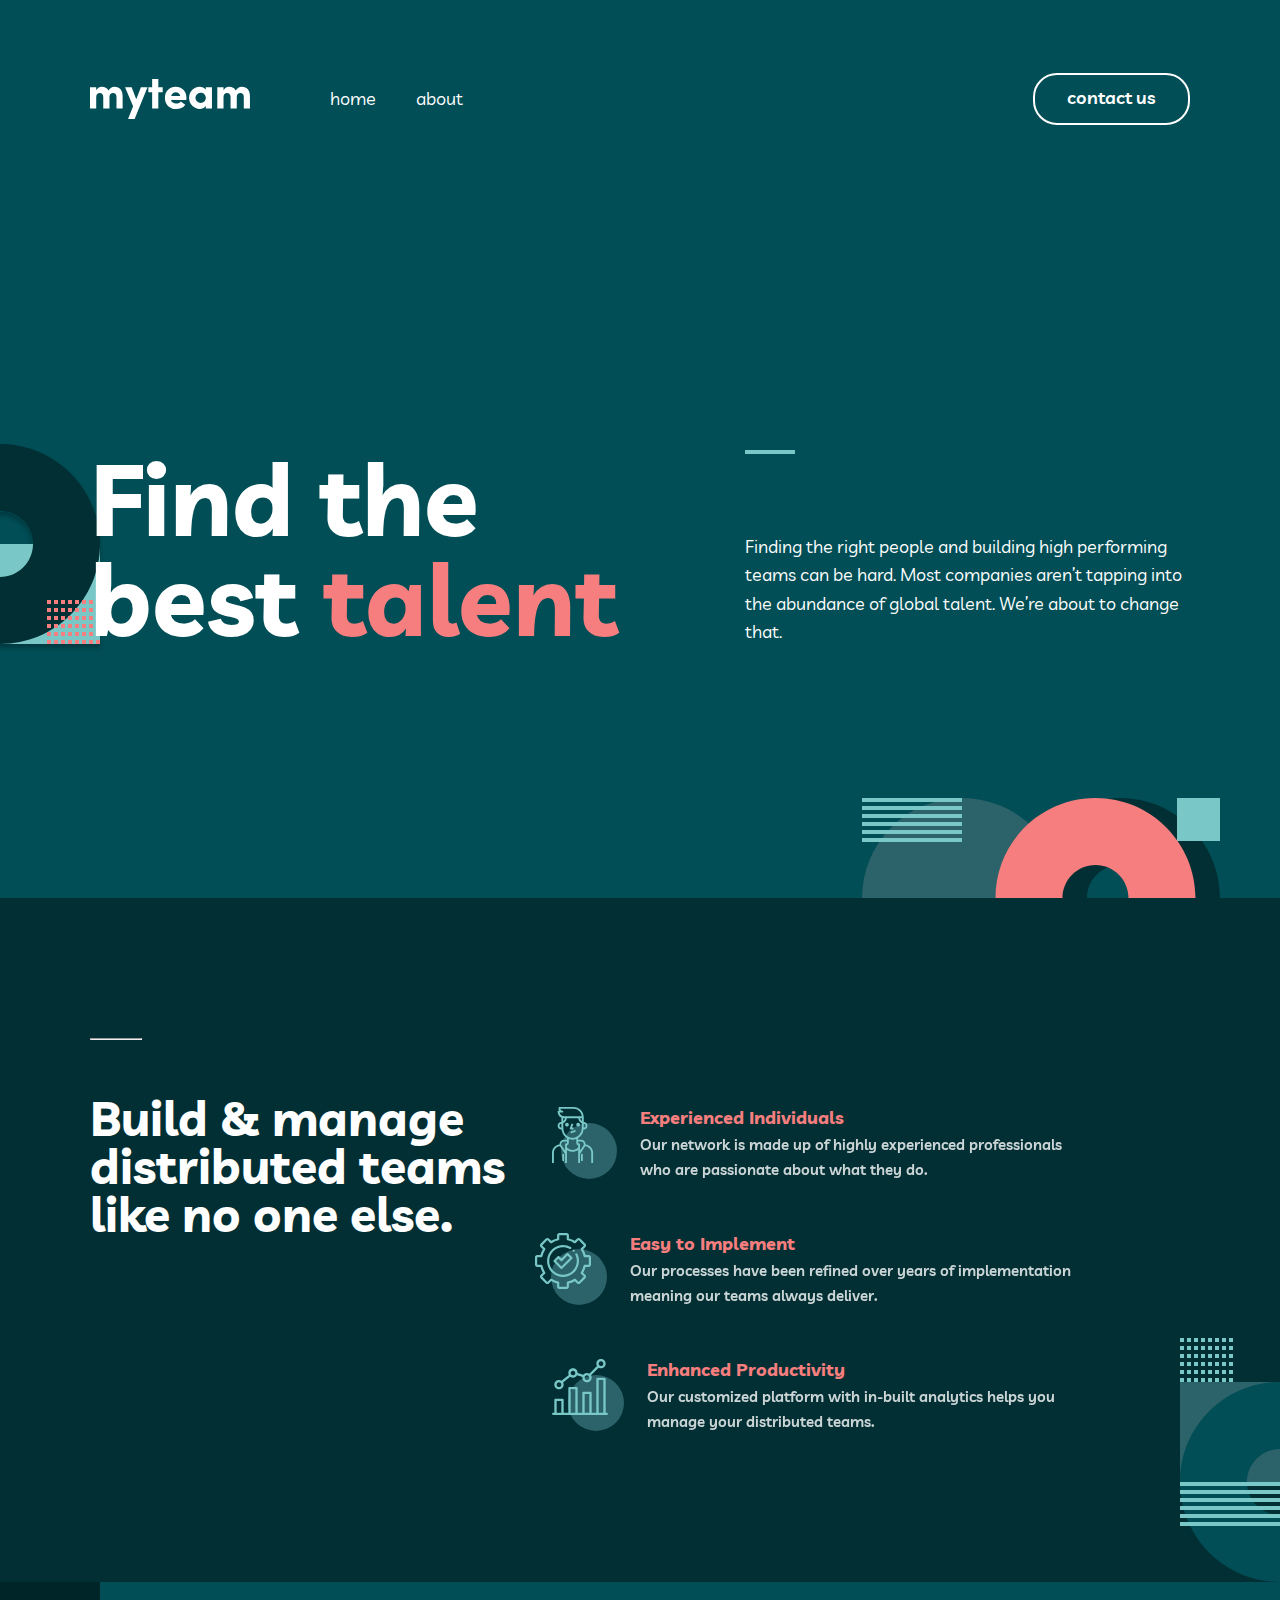
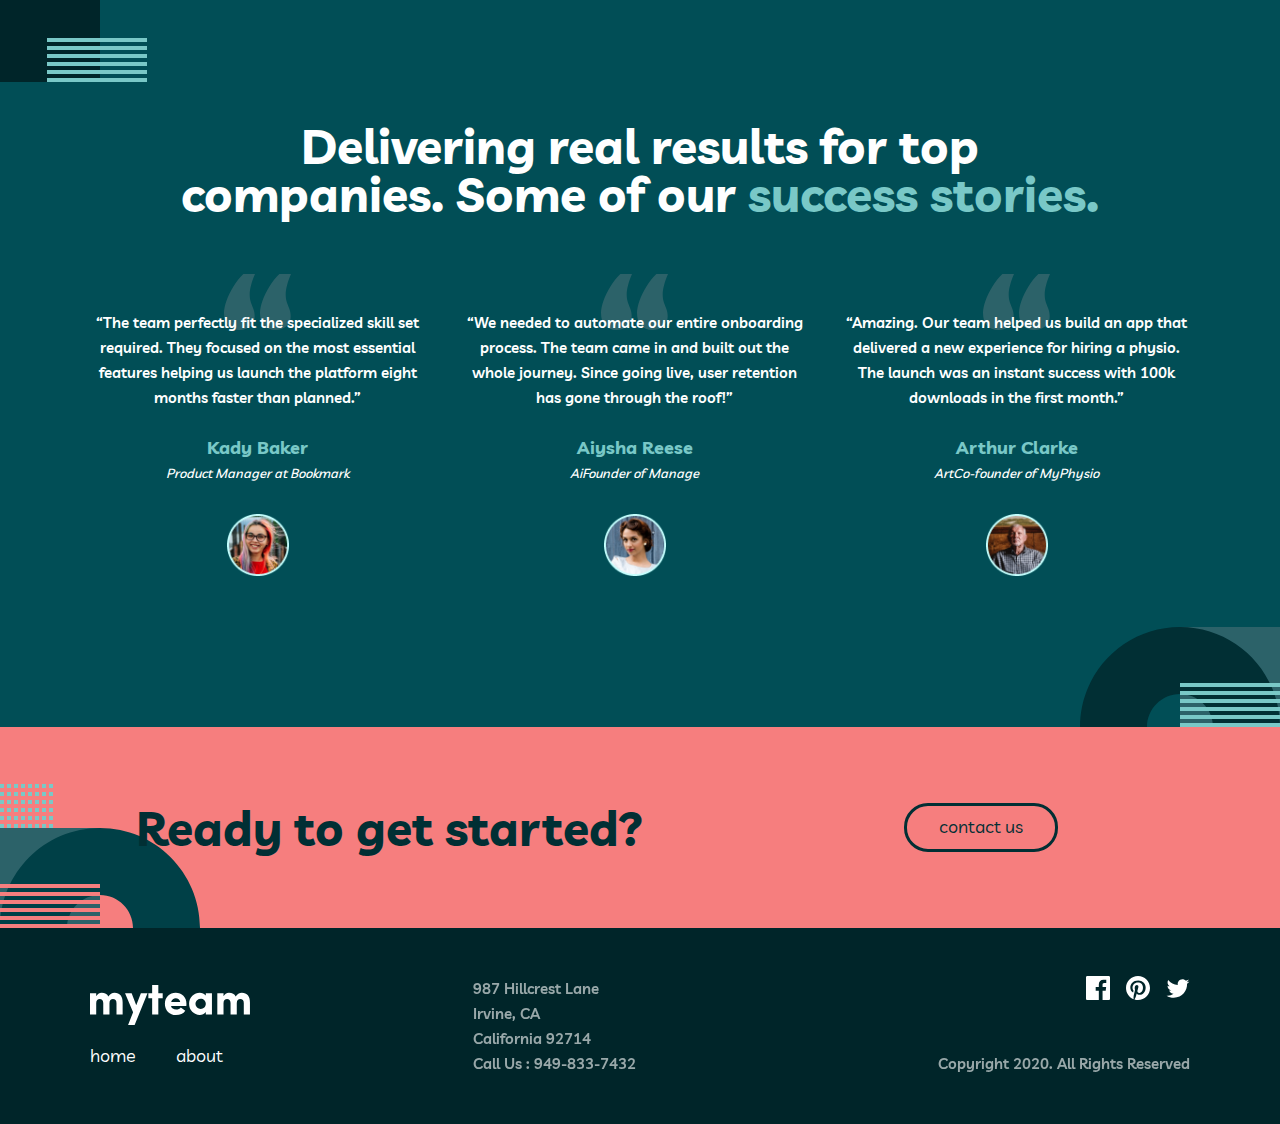
<file: index.html>
<!DOCTYPE html>
<html lang="en">
  <head>
    <meta charset="UTF-8" />
    <meta http-equiv="X-UA-Compatible" content="IE=edge" />
    <meta name="viewport" content="width=device-width, initial-scale=1.0" />
    <title>Mytem</title>
    <!-- <link rel="stylesheet" href="./css/style.css" /> -->
    <!-- <link rel="stylesheet" href="./css/normalize.css"> -->
    <link rel="stylesheet" href="./css/style.min.css">
  </head>
  <body>
    <!-- HEADER -->
    <header class="header">
      <div class="header__container container">
        <!-- LOGO -->
        <a class="logo-link" href="./index.html">
          <img
            class="logo-link__img"
            src="./images/myteam-logo.svg"
            alt=""
            width="160"
            height="40"
          />
        </a>
        <!-- NAV -->
        <nav class="site-nav">
          <ul class="site-nav__list">
            <li class="site-nav__item">
              <a
                class="site-nav__link site-nav__link--active"
                href="./index.html"
                >home</a
              >
            </li>
            <li class="site-nav__item">
              <a class="site-nav__link" href="./page/about.index.html"> about</a>
            </li>
          </ul>
        </nav>
        <!-- HEADER BTN -->
        <a href="./page/contact.html" class="btn header__btn btn-light">contact us</a>
      </div>
    </header>
    <!-- MAIN -->

    <main class="main">
      <section class="hero">
        <div class="hero__container container">
          <div class="hero__title--wrapper">
            <h1 class="hero__title">
              Find the
              <br />
              best <span class="text-primary"> talent</span>
            </h1>
          </div>
          <div class="hero__text--wrapper">
            <hr class="hero__divider" />
            <p class="hero__description">
              Finding the right people and building high performing teams can be
              hard. Most companies aren’t tapping into the abundance of global
              talent. We’re about to change that.
            </p>
          </div>
        </div>
      </section>
      <section class="features">
        <div class="features__container container">
          <div class="features__info">
            <div class="features__title--wrapper">
              <hr class="features__divider" />
              <h2 class="featurs__title">
                Build & manage <br />
                distributed teams <br />
                like no one else.
              </h2>
            </div>
            <ul class="features__list">
              <li class="featurs__item">
                <a href="" class="features__item--link">
                  <img
                    class="features__item--img"
                    src="./images/features-img-1.svg"
                    alt=""
                    width="72"
                    height="72"
                /></a>
                <div class="futures__item--info-wrapper">
                  <h3 class="features__item--title">Experienced Individuals</h3>
                  <p class="features__item--text">
                    Our network is made up of highly experienced professionals
                    <br />
                    who are passionate about what they do.
                  </p>
                </div>
              </li>
              <li class="featurs__item">
                <a href="" class="features__item--link">
                  <img
                    class="features__item--img"
                    src="./images/features-img-2.svg"
                    alt=""
                    width="72"
                    height="72"
                /></a>
                <div class="futures__item--info-wrapper">
                  <h3 class="features__item--title">Easy to Implement</h3>
                  <p class="features__item--text">
                    Our processes have been refined over years of implementation
                    <br />
                    meaning our teams always deliver.
                  </p>
                </div>
              </li>
              <li class="featurs__item">
                <a href="" class="features__item--link">
                  <img
                    class="features__item--img"
                    src="./images/features-img-3.svg"
                    alt=""
                    width="72"
                    height="72"
                /></a>
                <div class="futures__item--info-wrapper">
                  <h3 class="features__item--title">Enhanced Productivity</h3>
                  <p class="features__item--text">
                    Our customized platform with in-built analytics helps you
                    <br />
                    manage your distributed teams.
                  </p>
                </div>
              </li>
            </ul>
          </div>
        </div>
      </section>
      <section class="deliver">
        <div class="deliver__container container">
          <div class="deliver__info">
            <h2 class="deliver__title">
              Delivering real results for top <br />
              companies. Some of our
              <span class="stories">success stories.</span>
            </h2>
            <ul class="deliver__list">
              <li class="deliver__item">
                <p class="deliver__item--text">
                  “The team perfectly fit the specialized skill set required.
                  They focused on the most essential features helping us launch
                  the platform eight months faster than planned.”
                </p>
                <div class="deliver__avatar-wrapper">
                  <h3 class="deliver__avatar_title">Kady Baker</h3>
                  <p class="deliver__avatar_text">
                    Product Manager at Bookmark
                  </p>
                  <img
                    class="deliver__avatar-img"
                    src="./images/kady.png"
                    alt="avatar-img"
                    width="62"
                    height="62"
                  />
                </div>
              </li>
              <li class="deliver__item">
                <p class="deliver__item--text">
                  “We needed to automate our entire onboarding process. The team
                  came in and built out the whole journey. Since going live,
                  user retention has gone through the roof!”
                </p>
                <div class="deliver__avatar-wrapper">
                  <h3 class="deliver__avatar_title">Aiysha Reese</h3>
                  <p class="deliver__avatar_text">AiFounder of Manage</p>
                  <img
                    class="deliver__avatar-img"
                    src="./images/aisha.png"
                    alt="avatar-img"
                    width="62"
                    height="62"
                  />
                </div>
              </li>
              <li class="deliver__item">
                <p class="deliver__item--text">
                  “Amazing. Our team helped us build an app that delivered a new
                  experience for hiring a physio. The launch was an instant
                  success with 100k downloads in the first month.”
                </p>
                <div class="deliver__avatar-wrapper">
                  <h3 class="deliver__avatar_title">Arthur Clarke</h3>
                  <p class="deliver__avatar_text">ArtCo-founder of MyPhysio</p>
                  <img
                    class="deliver__avatar-img"
                    src="./images/arthur.png"
                    alt="avatar-img"
                    width="62"
                    height="62"
                  />
                </div>
              </li>
            </ul>
          </div>
        </div>
      </section>
      <section class="ready">
        <div class="ready__container container">
          <div class="ready__info">
            <h2 class="ready__title">Ready to get started?</h2>
            <a class="ready__btn btn" href="">contact us</a>
          </div>
        </div>
      </section>
    </main>
    <!-- FOOTER -->
    <footer class="footer">
      <div class="footer__container container">
        <div class="footer__info">
          <div class="footer-nav">
            <a class="logo-link" href="./index.html">
              <img
                class="logo-link__img"
                src="./images/myteam-logo.svg"
                alt=""
                width="160"
                height="40"
              />
            </a>
            <!-- NAV -->
            <nav class="footer-nav site-nav">
              <ul class="footer-nav__list">
                <li class="site-nav__item">
                  <a
                    class="footer-nav__link site-nav__link--active"
                    href="./index.html"
                    >home</a
                  >
                </li>
                <li class="footer-nav__item">
                  <a class="footer-nav__link" href="./page/about.index.html"> about</a>
                </li>
              </ul>
            </nav>
          </div>
          <p class="footer-description">
            987 Hillcrest Lane
            <br />
            Irvine, CA
            <br />
            California 92714
            <br />
            Call Us : 949-833-7432
          </p>
        </div>
        <div class="footer__reserved">
          <ul class="footer-list">
            <li class="footer__item">
              <a href="" class="footer__link">
                <img
                  class="footer__logo-img"
                  src="./images/icon-facebook.svg"
                  alt="icon-facebook"
                  width="24"
                  height="24"
              /></a>
            </li>
            <li class="footer__item">
              <a href="" class="footer__link">
                <img
                  class="footer__logo-img"
                  src="./images/icon-pinterest.svg"
                  alt="icon-pinterest."
                  width="24"
                  height="24"
              /></a>
            </li>
            <li class="footer__item">
              <a href="" class="footer__link">
                <img
                  class="footer__logo-img"
                  src="./images/icon-twitter.svg"
                  alt=""
                  width="24"
                  height="19"
                />
              </a>
            </li>
          </ul>
          <p class="footer__list-text">Copyright 2020. All Rights Reserved</p>
        </div>
      </div>
    </footer>
  </body>
</html>
</file>
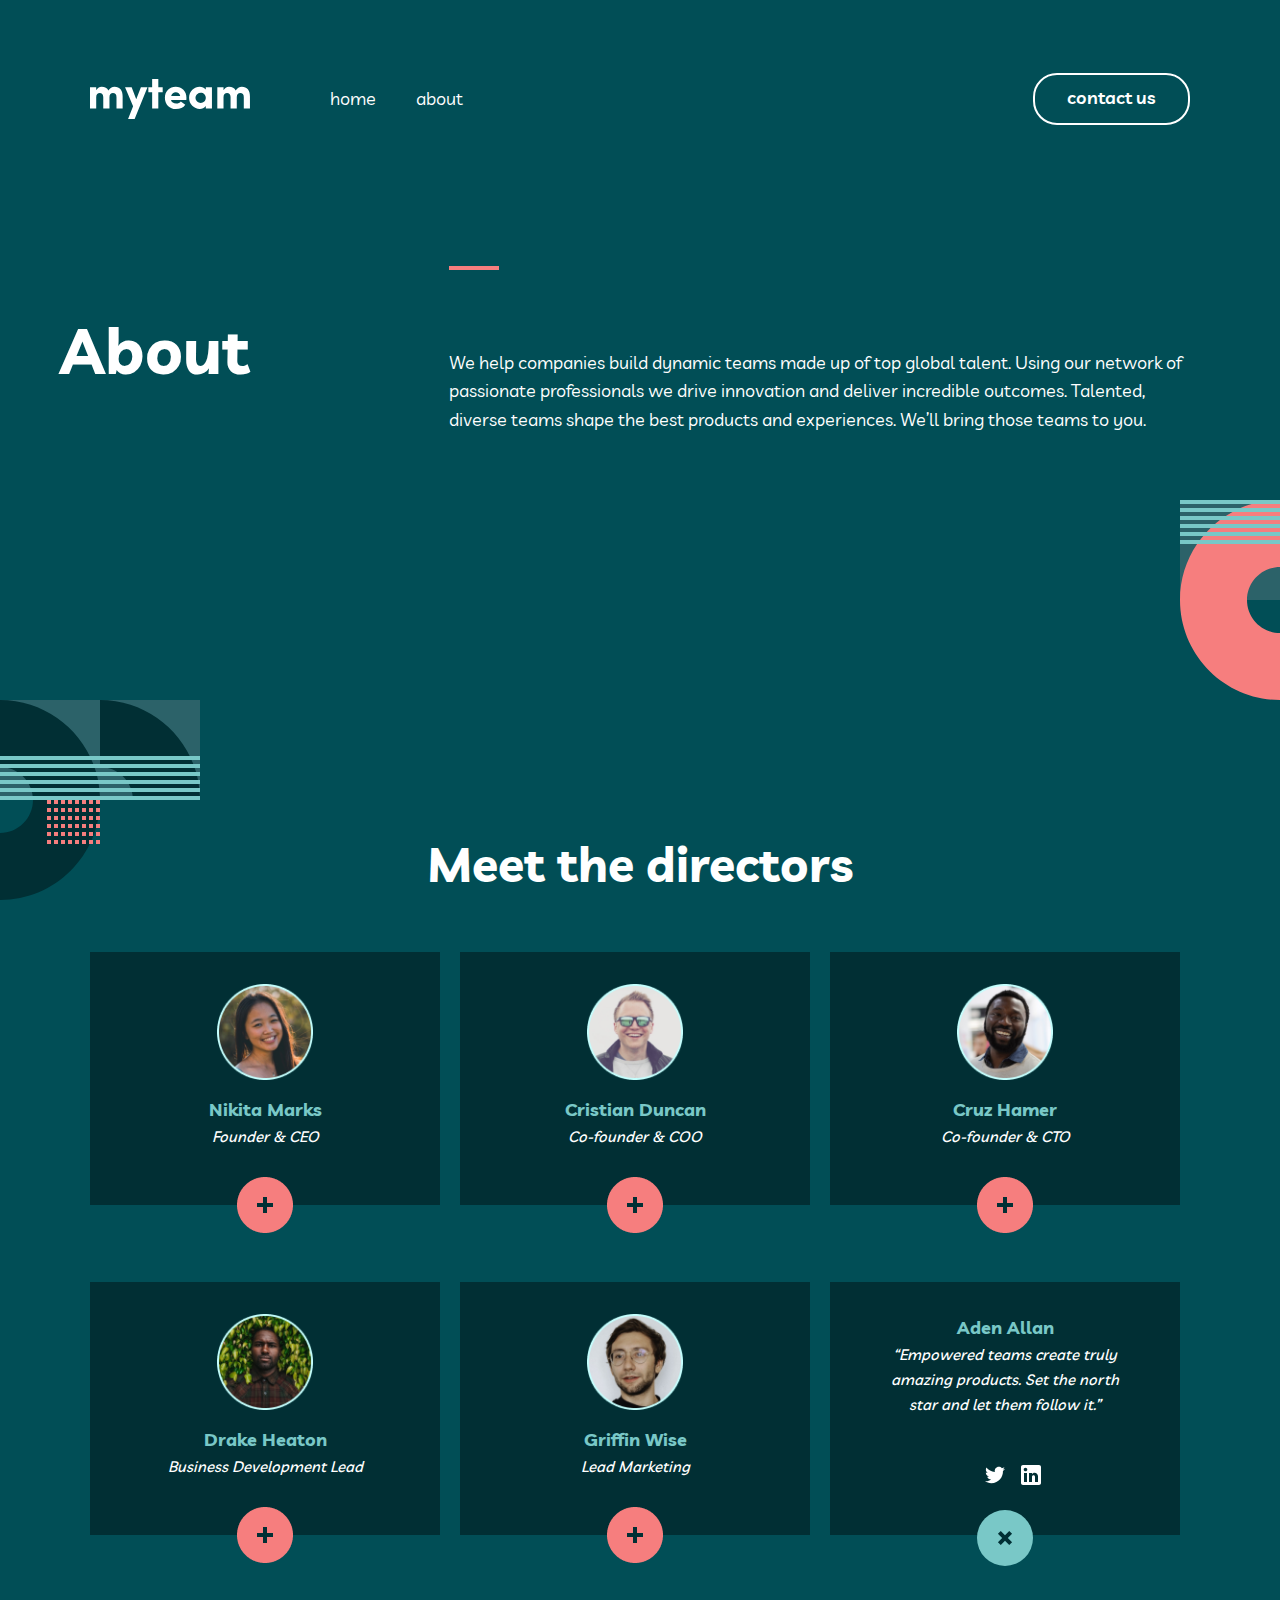
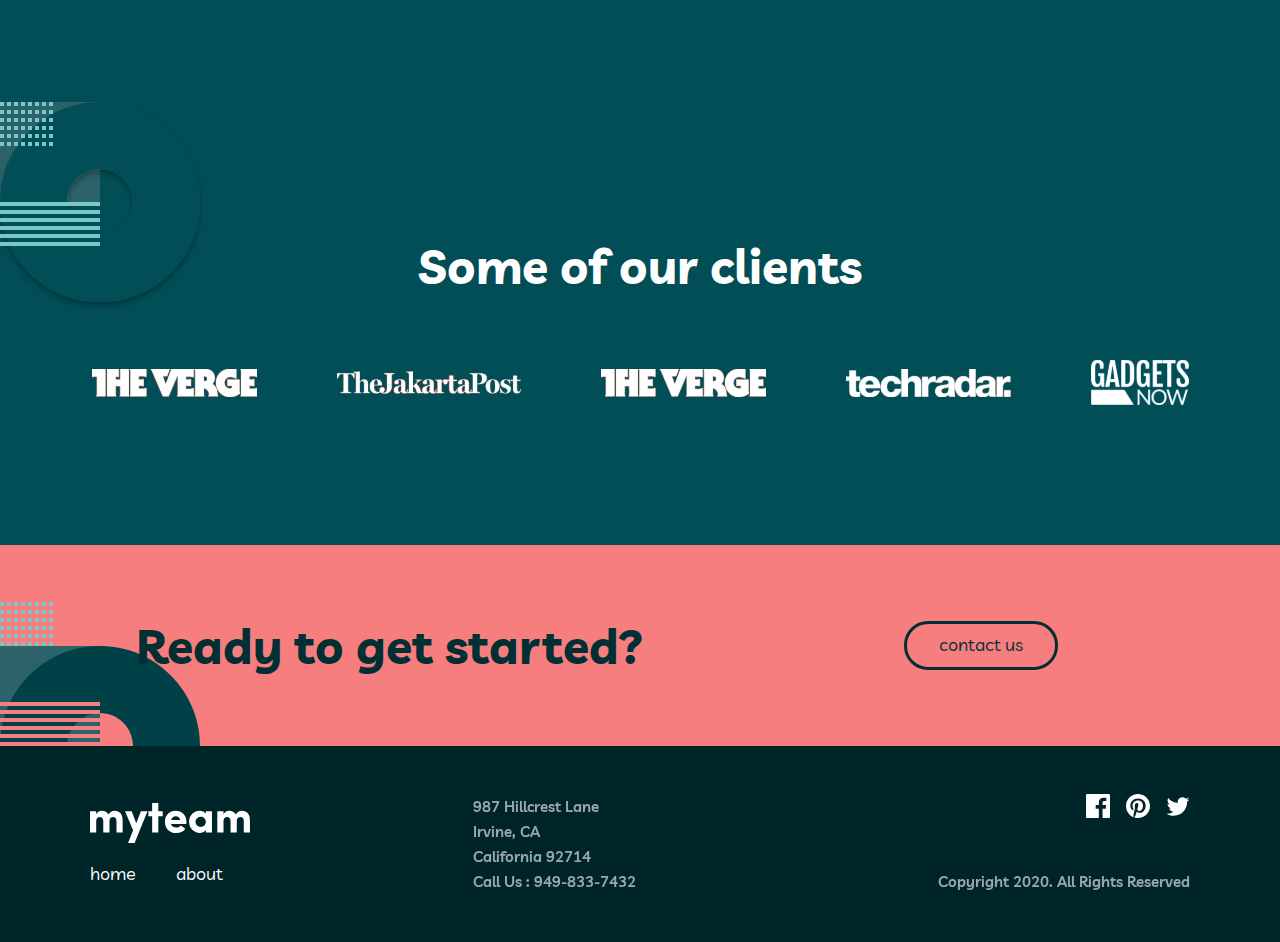
<file: page/about.index.html>
<!DOCTYPE html>
<html lang="en">
  <head>
    <meta charset="UTF-8" />
    <meta http-equiv="X-UA-Compatible" content="IE=edge" />
    <meta name="viewport" content="width=device-width, initial-scale=1.0" />
    <title>mytem</title>
    <link rel="stylesheet" href="../css/global.css" />
    <link rel="stylesheet" href="../css/about.style.css" />
    <link rel="stylesheet" href="../css/normalize.css">
  </head>
  <body>
    <!-- HEADER -->
    <header class="header">
      <div class="header__container container">
        <!-- LOGO -->
        <a class="logo-link" href="../index.html">
          <img
            class="logo-link__img"
            src="../images/myteam-logo.svg"
            alt=""
            width="160"
            height="40"
          />
        </a>
        <!-- NAV -->
        <nav class="site-nav">
          <ul class="site-nav__list">
            <li class="site-nav__item">
              <a
                class="site-nav__link site-nav__link--active"
                href="../index.html"
                >home</a
              >
            </li>
            <li class="site-nav__item">
              <a class="site-nav__link" href="./about.index.html"> about</a>
            </li>
          </ul>
        </nav>
        <!-- HEADER BTN -->
        <a href="./contact.html" class="btn header__btn btn-light"
          >contact us</a
        >
      </div>
    </header>
    <!-- MAIN -->
    <main class="main">
      <section class="hero">
        <div class="hero__container container">
          <div class="hero__title--wrapper">
            <h1 class="hero__title">About</h1>
          </div>
          <div class="hero__text--wrapper">
            <hr class="hero__divider" />
            <p class="hero__description">
              We help companies build dynamic teams made up of top global
              talent. Using our network of passionate professionals we drive
              innovation and deliver incredible outcomes. Talented, diverse
              teams shape the best products and experiences. We’ll bring those
              teams to you.
            </p>
          </div>
        </div>
      </section>
      <section class="meet">
        <div class="meet__container container">
          <h2 class="meet__title">Meet the directors</h2>
          <ul class="meet__list">
            <li class="meet__item">
              <div class="avatar">
                <a class="avatar__link" href="">
                  <img class="avatar__img" src="../images/nikita.png" alt="
                  width="96" height="96" >
                </a>
                <h4 class="avatar__item-title">Nikita Marks</h4>
                <p class="avatar__item-text">Founder & CEO</p>
                <a href="" class="meet__item-plus">
                  <img src="../images/plus.png" alt="" class="meet__item-img" />
                </a>
              </div>
            </li>
            <li class="meet__item">
              <div class="avatar">
                <a class="avatar__link" href="">
                  <img
                    class="avatar__img"
                    src="../images/cristian.png"
                    alt=""
                    width="96"
                    height="96"
                  />
                </a>
                <h4 class="avatar__item-title">Cristian Duncan</h4>
                <p class="avatar__item-text">Co-founder & COO</p>
                <a href="" class="meet__item-plus">
                  <img src="../images/plus.png" alt="" class="meet__item-img" />
                </a>
              </div>
            </li>
            <li class="meet__item">
              <div class="avatar">
                <a class="avatar__link" href="">
                  <img
                    class="avatar__img"
                    src="../images/cruz.png"
                    alt=""
                    width="96"
                    height="96"
                  />
                </a>
                <h4 class="avatar__item-title">Cruz Hamer</h4>
                <p class="avatar__item-text">Co-founder & CTO</p>
                <a href="" class="meet__item-plus">
                  <img src="../images/plus.png" alt="" class="meet__item-img" />
                </a>
              </div>
            </li>
            <li class="meet__item">
              <div class="avatar">
                <a class="avatar__link" href="">
                  <img
                    class="avatar__img"
                    src="../images/drake.png"
                    alt=""
                    width="96"
                    height="96"
                  />
                </a>
                <h4 class="avatar__item-title">Drake Heaton</h4>
                <p class="avatar__item-text">Business Development Lead</p>
                <a href="" class="meet__item-plus">
                  <img src="../images/plus.png" alt="" class="meet__item-img" />
                </a>
              </div>
            </li>
            <li class="meet__item">
              <div class="avatar">
                <a class="avatar__link" href="">
                  <img
                    class="avatar__img"
                    src="../images/griffin.png"
                    alt=""
                    width="96"
                    height="96"
                  />
                </a>
                <h4 class="avatar__item-title">Griffin Wise</h4>
                <p class="avatar__item-text">Lead Marketing</p>
                <a href="" class="meet__item-plus">
                  <img src="../images/plus.png" alt="" class="meet__item-img" />
                </a>
              </div>
            </li>
            <li class="meet__item">
              <div class="avatar">
                <a class="avatar__link" href="">
                  <h4 class="avatar__item-title">Aden Allan</h4>
                  <p class="avatar__item-text allan-text">
                    “Empowered teams create truly <br />
                    amazing products. Set the north <br />star and let them
                    follow it.”
                  </p>
                  <div class="allan-about">
                    <a href="" class="allan-link">
                      <img
                        src="../images/icon-twitter.svg"
                        alt=""
                        width="20"
                        height="20"
                      />
                    </a>
                    <a href="" class="allan-link">
                      <img
                        src="../images/icon-linkedin.svg"
                        alt=""
                        width="20"
                        height="20"
                      />
                    </a>
                  </div>
                </a>
                <a href="" class="meet__item-plus">
                  <img
                    src="../images/meet-x.svg"
                    alt=""
                    class="meet__item-img"
                  />
                </a>
              </div>
            </li>
          </ul>
        </div>
      </section>
      <section class="clients">
        <div class="clients-container container">
          <h2 class="clients__title">Some of our clients</h2>
          <ul class="clients__list">
            <li class="clients__item">
              <a href="" class="clients__link">
                <img
                  src="../images/the-verge@2x.svg"
                  alt=""
                  class="clients__img"
                />
              </a>
            </li>
            <li class="clients__item">
              <a href="" class="clients__link">
                <img
                  src="../images/the-jakarta-post@2x.svg"
                  alt=""
                  class="clients__img"
                />
              </a>
            </li>
            <li class="clients__item">
              <a href="" class="clients__link">
                <img
                  src="../images/the-guardian.svg"
                  alt=""
                  class="clients__img"
                />
              </a>
            </li>
            <li class="clients__item">
              <a href="" class="clients__link">
                <img
                  src="../images/techradar@2x.svg"
                  alt=""
                  class="clients__img"
                />
              </a>
            </li>
            <li class="clients__item">
              <a href="" class="clients__link">
                <img
                  src="../images/gadgets-now.svg"
                  alt=""
                  class="clients__img"
                />
              </a>
            </li>
          </ul>
        </div>
      </section>
      <section class="ready">
        <div class="ready__container container">
          <div class="ready__info">
            <h2 class="ready__title">Ready to get started?</h2>
            <a class="ready__btn btn" href="./contact.html">contact us</a>
          </div>
        </div>
      </section>
    </main>
    <!-- FOOTER -->
    <footer class="footer">
      <div class="footer__container container">
        <div class="footer__info">
          <div class="footer-nav">
            <a class="logo-link" href="./index.html">
              <img
                class="logo-link__img"
                src="../images/myteam-logo.svg"
                alt=""
                width="160"
                height="40"
              />
            </a>
            <!-- NAV -->
            <nav class="footer-nav site-nav">
              <ul class="footer-nav__list">
                <li class="site-nav__item">
                  <a
                    class="footer-nav__link site-nav__link--active"
                    href="../index.html"
                    >home</a
                  >
                </li>
                <li class="footer-nav__item">
                  <a class="footer-nav__link" href="./about.index.html">
                    about</a>
                </li>
              </ul>
            </nav>
          </div>
          <p class="footer-description">
            987 Hillcrest Lane
            <br />
            Irvine, CA
            <br />
            California 92714
            <br />
            Call Us : 949-833-7432
          </p>
        </div>
        <div class="footer__reserved">
          <ul class="footer-list">
            <li class="footer__item">
              <a href="" class="footer__link">
                <img
                  class="footer__logo-img"
                  src="../images/icon-facebook.svg"
                  alt="icon-facebook"
                  width="24"
                  height="24"
              /></a>
            </li>
            <li class="footer__item">
              <a href="" class="footer__link">
                <img
                  class="footer__logo-img"
                  src="../images/icon-pinterest.svg"
                  alt="icon-pinterest."
                  width="24"
                  height="24"
              /></a>
            </li>
            <li class="footer__item">
              <a href="" class="footer__link">
                <img
                  class="footer__logo-img"
                  src="../images/icon-twitter.svg"
                  alt=""
                  width="24"
                  height="19"
                />
              </a>
            </li>
          </ul>
          <p class="footer__list-text">Copyright 2020. All Rights Reserved</p>
        </div>
      </div>
    </footer>
  </body>
</html>
</file>
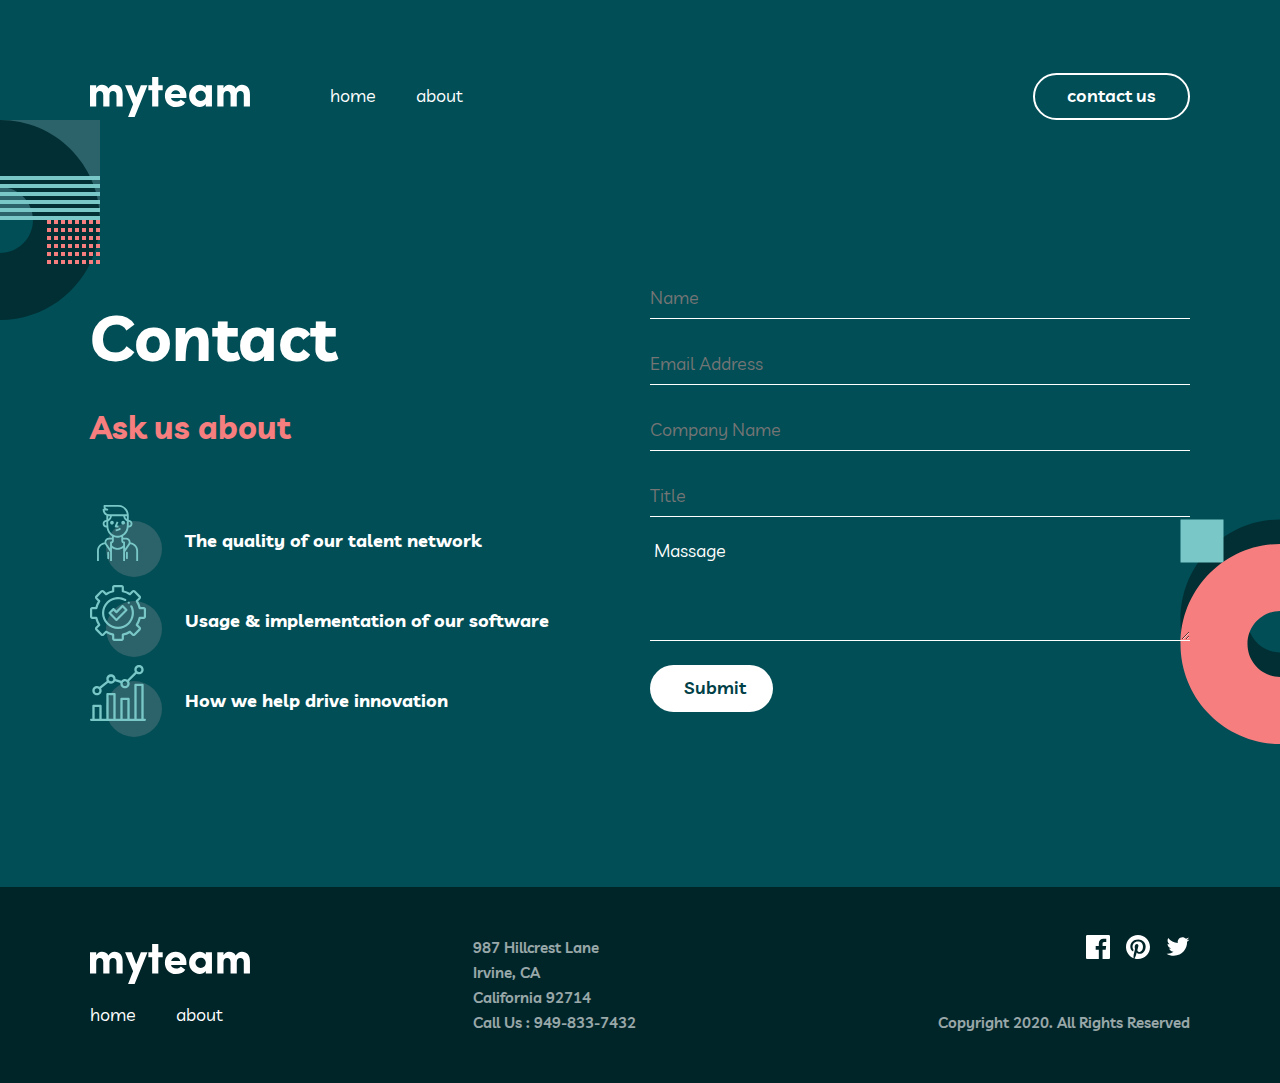
<file: page/contact.html>
<!DOCTYPE html>
<html lang="en">
  <head>
    <meta charset="UTF-8" />
    <meta http-equiv="X-UA-Compatible" content="IE=edge" />
    <meta name="viewport" content="width=device-width, initial-scale=1.0" />
    <title>Contact</title>
    <link rel="stylesheet" href="../css/contact.css" />
    <link rel="stylesheet" href="../css/global.css" />
    <link rel="stylesheet" href="../css/normalize.css">
  </head>
  <body>
    <!-- HEADER -->
    <header class="header">
      <div class="header__container container">
        <!-- LOGO -->
        <a class="logo-link" href="../index.html">
          <img
            class="logo-link__img"
            src="../images/myteam-logo.svg"
            alt=""
            width="160"
            height="40"
          />
        </a>
        <!-- NAV -->
        <nav class="site-nav">
          <ul class="site-nav__list">
            <li class="site-nav__item">
              <a
                class="site-nav__link site-nav__link--active"
                href="../index.html"
                >home</a
              >
            </li>
            <li class="site-nav__item">
              <a class="site-nav__link" href="./about.index.html"> about</a>
            </li>
          </ul>
        </nav>
        <!-- HEADER BTN -->
        <a href="./contact.html" class="btn header__btn btn-light">contact us</a>
      </div>
    </header>

    <main class="main">
      <section class="contact">
        <div class="contact__container container">
          <div class="contact__info">
            <h1 class="contact__title">Contact</h1>
            <ul class="contact__list">
              <h2 class="contact__list_title">Ask us about</h2>
              <li class="contact__item">
                <a href="" class="contact__item_link">
                  <img
                    src="../images/features-img-1.svg"
                    alt=""
                    class="contact__item_img"
                  />
                  <h4 class="contact__item_text">
                    The quality of our talent network
                  </h4>
                </a>
              </li>
              <li class="contact__item">
                <a href="" class="contact__item_link">
                  <img
                    src="../images/features-img-2.svg"
                    alt=""
                    class="contact__item_img"
                  />
                  <h4 class="contact__item_text">
                    Usage & implementation of our software
                  </h4>
                </a>
              </li>
              <li class="contact__item">
                <a href="" class="contact__item_link">
                  <img
                    src="../images/features-img-3.svg"
                    alt=""
                    class="contact__item_img"
                  />
                  <h4 class="contact__item_text">
                    How we help drive innovation
                  </h4>
                </a>
              </li>
            </ul>
          </div>
          <form>
            <input class="input" placeholder="Name" type="text" />

            <input class="input" placeholder="Email Address" type="text" />

            <input class="input" placeholder="Company Name" type="text" />

            <input class="input" placeholder="Title" type="text" />

            <textarea class="input massaege" placeholder="Message"> Massage</textarea>

            <button class="btn">Submit</button>
          </form>
        </div>
      </section>
    </main>
    <!-- FOOTER -->
    <footer class="footer">
      <div class="footer__container container">
        <div class="footer__info">
          <div class="footer-nav">
            <a class="logo-link" href="./index.html">
              <img
                class="logo-link__img"
                src="../images/myteam-logo.svg"
                alt=""
                width="160"
                height="40"
              />
            </a>
            <!-- NAV -->
            <nav class="footer-nav site-nav">
              <ul class="footer-nav__list">
                <li class="site-nav__item">
                  <a
                    class="footer-nav__link site-nav__link--active"
                    href="../index.html"
                    >home</a
                  >
                </li>
                <li class="footer-nav__item">
                  <a class="footer-nav__link" href="./about.index.html">
                    about</a
                  >
                </li>
              </ul>
            </nav>
          </div>
          <p class="footer-description">
            987 Hillcrest Lane
            <br />
            Irvine, CA
            <br />
            California 92714
            <br />
            Call Us : 949-833-7432
          </p>
        </div>
        <div class="footer__reserved">
          <ul class="footer-list">
            <li class="footer__item">
              <a href="" class="footer__link">
                <img
                  class="footer__logo-img"
                  src="../images/icon-facebook.svg"
                  alt="icon-facebook"
                  width="24"
                  height="24"
              /></a>
            </li>
            <li class="footer__item">
              <a href="" class="footer__link">
                <img
                  class="footer__logo-img"
                  src="../images/icon-pinterest.svg"
                  alt="icon-pinterest."
                  width="24"
                  height="24"
              /></a>
            </li>
            <li class="footer__item">
              <a href="" class="footer__link">
                <img
                  class="footer__logo-img"
                  src="../images/icon-twitter.svg"
                  alt=""
                  width="24"
                  height="19"
                />
              </a>
            </li>
          </ul>
          <p class="footer__list-text">Copyright 2020. All Rights Reserved</p>
        </div>
      </div>
    </footer>
  </body>
</html>
</file>
<file: css/style.css>
/* livvic-regular - latin */
@font-face {
    font-family: 'Livvic';
    font-style: normal;
    font-weight: 400;
    src: local(''),
         url('../fonts/livvic-v13-latin-regular.woff2') format('woff2'), /* Chrome 26+, Opera 23+, Firefox 39+ */
         url('../fonts/livvic-v13-latin-regular.woff') format('woff'); /* Chrome 6+, Firefox 3.6+, IE 9+, Safari 5.1+ */
  }
  /* livvic-500 - latin */
  @font-face {
    font-family: 'Livvic';
    font-style: normal;
    font-weight: 500;
    src: local(''),
         url('../fonts/livvic-v13-latin-500.woff2') format('woff2'), /* Chrome 26+, Opera 23+, Firefox 39+ */
         url('../fonts/livvic-v13-latin-500.woff') format('woff'); /* Chrome 6+, Firefox 3.6+, IE 9+, Safari 5.1+ */
  }
  /* livvic-600 - latin */
  @font-face {
    font-family: 'Livvic';
    font-style: normal;
    font-weight: 600;
    src: local(''),
         url('../fonts/livvic-v13-latin-600.woff2') format('woff2'), /* Chrome 26+, Opera 23+, Firefox 39+ */
         url('../fonts/livvic-v13-latin-600.woff') format('woff'); /* Chrome 6+, Firefox 3.6+, IE 9+, Safari 5.1+ */
  }
  /* livvic-700 - latin */
  @font-face {
    font-family: 'Livvic';
    font-style: normal;
    font-weight: 700;
    src: local(''),
         url('../fonts/livvic-v13-latin-700.woff2') format('woff2'), /* Chrome 26+, Opera 23+, Firefox 39+ */
         url('../fonts/livvic-v13-latin-700.woff') format('woff'); /* Chrome 6+, Firefox 3.6+, IE 9+, Safari 5.1+ */
  }

  *,
  *::before,
  *::after {
    margin: 0;
    padding: 0;
    box-sizing: border-box;
  }

  html {
    font-size: 62.5%;
    height: 100%;
    scroll-behavior: smooth;
  }

  ul,
ol {
  list-style: none;
}
a {
    text-decoration: none;
}
h1,
h2,
h3,
h4,
h5,
h6 {
  margin: 0;
}


img {
    display: flex;
  }

  body {
    display: flex;
    flex-direction: column;
    align-items: center;
    height: 100%;
    font-family: "livvic", Arial, Helvetica, sans-serif;
    font-size: 1.8rem;
    font-weight: 1.67;
    color: #fff;
    background-color: #014e56;
  }
.container{
    width: 100%;
    max-width: 1160px;
    padding-left: 30px;
    padding-right: 30px;
    margin-left: auto;
    margin-right: auto;
}

.text-primary {
    color: #f67e7e;
  }
.btn{
    border-radius: 24px;
    border: 2px solid transparent;
    padding: 9px 32px 11px;
    line-height: initial;
}

.btn-light {
    color: #fff;
    border-color: #fff;
}
.btn-light:hover {
    background-color: #fff;
    color: #333;
}

.header {
    padding: 7.3rem 0;
}

.header__container {
    display: flex;
    align-items: center;
    /* justify-content: space-between; */
}

.logo-link {
    margin-right: 8rem;
}

.site-nav {
    margin-right: 57rem;
}
.site-nav__list {
    display: flex;
    align-items: center;
    gap: 4rem;
}

.site-nav__link {
    color: inherit;
}

.header__btn {
    font-family: 'Livvic';
font-style: normal;
font-weight: 600;
font-size: 18px;
line-height: 28px;

}
.header__btn:active{
    mix-blend-mode: normal;
opacity: 0.25;
filter: drop-shadow(0px 4px 4px rgba(0, 0, 0, 0.25));
}


.main {
    flex-grow: 1;
}
.hero {
    background: url('../images/hero-img-1.svg');
    background-position: left 0px center ;
    background-repeat: no-repeat;
  /* padding-top: 5.6rem;
  padding-bottom: 25rem; */
}
.hero__container {
    width: 1440px;
    height: 700px;
    display: flex;
  align-items: center;
  justify-content: space-between;
  background:
    url('../images/hero-img-2.svg');
    background-repeat: no-repeat;
  background-position:  right  bottom ;
}

.hero__title--wrapper{
    width: 635px;
}
.hero__title {
    font-size: 10rem;
    line-height: 1;
}

.hero__text--wrapper {
    width: 445px;
}
.hero__divider {
    margin-bottom: 7.9rem;
    width: 50px;
  height: 4px;
  background-color: #79c8c7;
  border: 0;
}
.hero__description {
    line-height: 1.56;
}

.features {
    width: 100vw;
    display: flex;
    align-items: center;
    background-color: rgba(1, 47, 52, 1);
    background-image: url('../images/features-img.svg');
    background-repeat: no-repeat;
    background-position: right bottom 0px;
   
}
.features__container {
    width: 1440px;
    height: 684px;
   
    display: flex;
    align-items: center;
}

.features__info {
    display: flex;
    /* align-items: center; */
    justify-content: space-between;
    
}
.features__title--wrapper {
    display: flex;
    flex-direction: column;
    text-align: start;
    width: 445px;
    height: 144px;
    /* margin-top: 140px; */
}
.features__divider {

width: 50px;
height: 4px;
left: 165px;
margin-top: 140px;
margin-bottom: 54px;
background: #F67E7E;
}
.featurs__title {
    font-family: 'Livvic';
font-style: normal;
font-weight: 700;
font-size: 48px;
line-height: 48px;
/* or 100% */
}
.features__list {
    display: flex;
    align-items: center;
    flex-direction: column;
    gap: 32px;
    margin-top: 198px;
    margin-bottom: 140px;
}
.featurs__item {
    display: flex;
    align-items: center;
    width: 540;
    height: 94px;
}

.features__item--img {
    margin-right: 23px;
}

.futures__item--info-wrapper{
    display: flex;
    flex-direction: column;
    
}
.features__item--title {
    font-family: 'Livvic';
font-style: normal;
font-weight: 700;
font-size: 18px;
line-height: 28px;
/* identical to box height, or 156% */


color: #F67E7E;
}
.features__item--text {
    font-family: 'Livvic';
font-style: normal;
font-weight: 600;
font-size: 15px;
line-height: 25px;
/* or 167% */


color: #FFFFFF;

mix-blend-mode: normal;
opacity: 0.8;
}

.deliver {
    display: flex;
  align-items: center;
  justify-content: space-between;
  background-image:
  url('../images/deliver-img1.svg'),
  url('../images/deliver__img2.svg');
  background-repeat: no-repeat;
  background-position: left top , right bottom ;
  
}
.deliver__container {
    width: 1440px;
    height: 745px;
    display: flex;
    flex-direction: column;
  align-items: center;
  justify-content: space-between;
 
   
}

.deliver__info {
    width: 1110px;
    height: 465px;
    margin-top: 140px;
    margin-bottom: 151px;
}
.deliver__title {
    font-family: 'Livvic';
font-style: normal;
font-weight: 700;
font-size: 48px;
line-height: 48px;
/* or 100% */

    text-align: center;
    margin-bottom: 56px;
}
.stories {
    color:rgba(121, 200, 199, 1)
}
.deliver__list {
    display: flex;
    align-items: center;
    gap: 30px;

}
.deliver__item {
    display: flex;
    flex-direction: column;
    align-items: center;
    background-image: url("../images/“.svg");
    background-repeat: no-repeat;
    background-position: top;
    
}
.deliver__item--text {
    font-family: 'Livvic';
font-style: normal;
font-weight: 600;
font-size: 15px;
line-height: 25px;
/* or 167% */
color: #FFFFFF;
    text-align: center;
    margin-top: 36px;
    margin-bottom: 24px;
}
.deliver__avatar-wrapper {
    display: flex;
flex-direction: column;
align-items: center;
}
.deliver__avatar_title {
    font-family: 'Livvic';
font-style: normal;
font-weight: 700;
font-size: 18px;
line-height: 28px;
/* identical to box height, or 156% */

text-align: center;

color: #79C8C7;
    margin-bottom: 2px;
}
.deliver__avatar_text {
    font-family: 'Livvic';
font-style: italic;
font-weight: 500;
font-size: 13px;
line-height: 18px;
/* identical to box height, or 138% */

text-align: center;

color: #FFFFFF;
    margin-bottom: 32px;
}

.ready {
    display: flex;
    align-items: center;
    background-color: rgba(246, 126, 126, 1);
    background-image: url("../images/ready-img.svg");
    background-repeat: no-repeat;
    background-position: left bottom;

}
.ready__container {
    /* width: 1440; */
    /* height: 200px; */
    display: flex;
    align-items: center;
   
    padding: 76px  76px ;
}

.ready__info{
    /* width: 917px;
    height: 48px; */
    
    display: flex;
    align-items: center;
}
.ready__title {
    font-family: 'Livvic';
font-style: normal;
font-weight: 700;
font-size: 48px;
line-height: 48px;
/* identical to box height, or 100% */


color: #012F34;
 margin-right: 260px;
}
.ready__btn {
    color: #012F34; 
    border: 3px solid #012F34;;
}
.ready__btn:hover{
    color: #FFFFFF;
    background: #012F34;
}
.ready__btn:active{
    border:2px solid #333;
    color: #333;
    background-color:#FFFFFF;
    mix-blend-mode: normal;
opacity: 0.25;
}

.footer {
    width: 100vw;
    display: flex;
    align-items: center;
    padding: 48px 48px;
    background: rgba(0, 37, 41, 1);
}
.footer__container {
    display: flex;
    align-items: center;
    justify-content: space-between;
}
.footer__info{
display: flex;
align-items: center;
}

.footer-nav{
    margin-right: 125px;
}


.footer-nav__list {
    display: flex;
    align-items: center;
    gap: 4rem;  
}

.footer-nav__link {
    color: inherit;
}

.footer-description {
    font-family: 'Livvic';
font-style: normal;
font-weight: 600;
font-size: 15px;
line-height: 25px;
/* or 167% */


color: #FFFFFF;

mix-blend-mode: normal;
opacity: 0.6;
}
.footer__reserved {
display: flex;
flex-direction: column;
justify-content: space-between;
gap: 5.1rem;
text-align: end;

}
.footer-list {
    display: flex;
    align-items: center;
    justify-content: flex-end;
    gap: 16px;
}

.footer__list-text {
    font-family: 'Livvic';
font-style: normal;
font-weight: 600;
font-size: 15px;
line-height: 25px;
/* identical to box height, or 167% */

text-align: right;

color: #FFFFFF;

mix-blend-mode: normal;
opacity: 0.6;
}
</file>
<file: css/global.css>
@font-face {
    font-family: 'Livvic';
    font-style: normal;
    font-weight: 400;
    src: local(''),
         url('../fonts/livvic-v13-latin-regular.woff2') format('woff2'), /* Chrome 26+, Opera 23+, Firefox 39+ */
         url('../fonts/livvic-v13-latin-regular.woff') format('woff'); /* Chrome 6+, Firefox 3.6+, IE 9+, Safari 5.1+ */
  }
  /* livvic-500 - latin */
  @font-face {
    font-family: 'Livvic';
    font-style: normal;
    font-weight: 500;
    src: local(''),
         url('../fonts/livvic-v13-latin-500.woff2') format('woff2'), /* Chrome 26+, Opera 23+, Firefox 39+ */
         url('../fonts/livvic-v13-latin-500.woff') format('woff'); /* Chrome 6+, Firefox 3.6+, IE 9+, Safari 5.1+ */
  }
  /* livvic-600 - latin */
  @font-face {
    font-family: 'Livvic';
    font-style: normal;
    font-weight: 600;
    src: local(''),
         url('../fonts/livvic-v13-latin-600.woff2') format('woff2'), /* Chrome 26+, Opera 23+, Firefox 39+ */
         url('../fonts/livvic-v13-latin-600.woff') format('woff'); /* Chrome 6+, Firefox 3.6+, IE 9+, Safari 5.1+ */
  }
  /* livvic-700 - latin */
  @font-face {
    font-family: 'Livvic';
    font-style: normal;
    font-weight: 700;
    src: local(''),
         url('../fonts/livvic-v13-latin-700.woff2') format('woff2'), /* Chrome 26+, Opera 23+, Firefox 39+ */
         url('../fonts/livvic-v13-latin-700.woff') format('woff'); /* Chrome 6+, Firefox 3.6+, IE 9+, Safari 5.1+ */
  }

  *,
  *::before,
  *::after {
    margin: 0;
    padding: 0;
    box-sizing: border-box;
  }

  html {
    font-size: 62.5%;
    height: 100%;
    scroll-behavior: smooth;
  }

  ul,
ol {
  list-style: none;
}
a {
    text-decoration: none;
}
h1,
h2,
h3,
h4,
h5,
h6 {
  margin: 0;
}


img {
    display: flex;
  }

  body {
    display: flex;
    flex-direction: column;
    align-items: center;
    height: 100%;
    font-family: "livvic", Arial, Helvetica, sans-serif;
    font-size: 1.8rem;
    font-weight: 1.67;
    color: #fff;
    background-color: #014e56;
    position: relative;
  }
.container{
    width: 100%;
    max-width: 1160px;
    padding-left: 30px;
    padding-right: 30px;
    margin-left: auto;
    margin-right: auto;
}

.text-primary {
    color: #f67e7e;
  }
.btn{
    border-radius: 24px;
    border: 2px solid transparent;
    padding: 9px 32px 11px;
    line-height: initial;
}

.btn-light {
    color: #fff;
    border-color: #fff;
}
.btn-light:hover {
    background-color: #fff;
    color: #333;
}
</file>
<file: css/about.style.css>
/* HEADER */
.header {
    padding-top: 7.3rem;
    /* height: 51.7rem; */
    /* padding: 7.3rem 0; */
    position: absolute;
}

.header__container {
    display: flex;
    align-items: center;
    /* justify-content: space-between; */
}

.logo-link {
    margin-right: 8rem;
}

.site-nav {
    margin-right: 57rem;
}
.site-nav__list {
    display: flex;
    align-items: center;
    gap: 4rem;
}

.site-nav__link {
    color: inherit;
}

.header__btn {
    font-family: 'Livvic';
font-style: normal;
font-weight: 600;
font-size: 18px;
line-height: 28px;

}
.header__btn:active{
    mix-blend-mode: normal;
opacity: 0.25;
filter: drop-shadow(0px 4px 4px rgba(0, 0, 0, 0.25));
}
/* MAIN */
.main {
    flex-grow: 1;
}
.hero {
    display: flex;
    align-items: center;
    background: url('../images/about-hero-img.svg');
    background-repeat: no-repeat;
  background-position:  right  bottom ;
}
.hero__container {
    width: 1440px;
    height: 700px;
    display: flex;
  align-items: center;
  padding: 0;
 
}

.hero__title--wrapper{
    width: 635px;
}
.hero__title {
    font-family: 'Livvic';
font-style: normal;
font-weight: 700;
font-size: 64px;
line-height: 100px;
/* identical to box height, or 156% */
color: #FFFFFF;
margin-right: 200px;
}

.hero__text--wrapper {
    margin-right: 30px;
}
.hero__divider {
    margin-bottom: 7.9rem;
    width: 50px;
  height: 4px;
  background-color: rgba(246, 126, 126, 1);
  border: 0;
}
.hero__description {
    line-height: 1.56;
}

.section {
   
}
.meet {
    width: 100vw;
    height: 1002px;
    display: flex;
    align-items: center;
    display: flex;
    align-items: center;
    background-image: url("../images/meet-img1.svg"),
    url("../images/deliver__img2.svg");
    background-repeat: no-repeat;
    
}
.meet__container {
    width: 1160px;
    height: 722px;
    display: flex;
    align-items: center;
    flex-direction: column;
    padding:140px 1

}

.meet__title {
    margin-bottom: 64px;
    font-family: 'Livvic';
font-style: normal;
font-weight: 700;
font-size: 48px;
line-height: 48px;
/* identical to box height, or 100% */

text-align: center;

color: #FFFFFF;
}
.meet__list {
    max-width: 1160px;
    display: flex;
    align-items: center;
    flex-wrap: wrap;
    align-content: space-around;
    gap: 20px;
}
.meet__item {
    width: 350px;
    height: 280px;
    margin-bottom: 30px;
    display: flex;
    align-items: center;
    flex-direction: column;
}
.avatar {
    width: 35rem;
    height: 25.3rem;
    background-color: rgba(1, 47, 52, 1);
    display: flex;
    flex-direction: column;
    align-items: center;
    padding: 32px 32px;
    
}
.avatar__link {
}
.avatar__img {
    margin-bottom: 16px;
}
.avatar__item-title {
    font-family: 'Livvic';
font-style: normal;
font-weight: 700;
font-size: 18px;
line-height: 28px;
/* identical to box height, or 156% */

text-align: center;

color: #79C8C7;
}
.avatar__item-text {
    font-family: 'Livvic';
font-style: italic;
font-weight: 500;
font-size: 15px;
line-height: 25px;
/* identical to box height, or 167% */

text-align: center;

color: #FFFFFF;
margin-bottom: 28px;
}
.avatart__img {
}
.allan-about {
    margin-top: 24px;
    display: flex;
    align-items: center;
    gap: 16px;
    margin-bottom: 25px;
}
.allan-text{
    margin-bottom: 24px;
}

.clients {
    /* width: 1440px; */
    background-image: url("../images/clients-circle\ \(1\).svg");
    background-repeat: no-repeat;
    background-position: left top;
    display: flex;
    align-items: center;
}
.clients-container {
    display: flex;
    flex-direction: column;
    align-items: center;
    padding: 140px 151px;
}

.clients__title {
    font-family: 'Livvic';
font-style: normal;
font-weight: 700;
font-size: 48px;
line-height: 48px;
/* identical to box height, or 100% */

text-align: center;

color: #FFFFFF;
    margin-bottom: 70px;
}
.clients__list {
display: flex;
align-items: center; 
gap: 80px;   

}
.clients__item {
    
}
.clients__link {
}
.clients__img {

}

.meet__item-plus{
    
}

.ready {
    display: flex;
    align-items: center;
    background-color: rgba(246, 126, 126, 1);
    background-image: url("../images/ready-img.svg");
    background-repeat: no-repeat;
    background-position: left bottom;

}
.ready__container {
    display: flex;
    align-items: center;
    padding: 76px  76px ;
}

.ready__info{
    /* width: 917px;
    height: 48px; */
    
    display: flex;
    align-items: center;
}
.ready__title {
    font-family: 'Livvic';
font-style: normal;
font-weight: 700;
font-size: 48px;
line-height: 48px;
/* identical to box height, or 100% */


color: #012F34;
 margin-right: 260px;
}
.ready__btn {
    color: #012F34; 
    border: 3px solid #012F34;;
}
.ready__btn:hover{
    color: #FFFFFF;
    background: #012F34;
}
.ready__btn:active{
    border:2px solid #333;
    color: #333;
    background-color:#FFFFFF;
    mix-blend-mode: normal;
opacity: 0.25;
}



/* FOOTER */
.footer {
    width: 100vw;
    display: flex;
    align-items: center;
    padding: 48px 48px;
    background: rgba(0, 37, 41, 1);
}
.footer__container {
    display: flex;
    align-items: center;
    justify-content: space-between;
}
.footer__info{
display: flex;
align-items: center;
}

.footer-nav{
    margin-right: 125px;
}


.footer-nav__list {
    display: flex;
    align-items: center;
    gap: 4rem;  
}

.footer-nav__link {
    color: inherit;
}

.footer-description {
    font-family: 'Livvic';
font-style: normal;
font-weight: 600;
font-size: 15px;
line-height: 25px;
/* or 167% */


color: #FFFFFF;

mix-blend-mode: normal;
opacity: 0.6;
}
.footer__reserved {
display: flex;
flex-direction: column;
justify-content: space-between;
gap: 5.1rem;
text-align: end;

}
.footer-list {
    display: flex;
    align-items: center;
    justify-content: flex-end;
    gap: 16px;
}

.footer__list-text {
    font-family: 'Livvic';
font-style: normal;
font-weight: 600;
font-size: 15px;
line-height: 25px;
/* identical to box height, or 167% */

text-align: right;

color: #FFFFFF;

mix-blend-mode: normal;
opacity: 0.6;
}
</file>
<file: css/contact.css>
/* HEADER */
.header {
    padding-top: 7.3rem;
    /* height: 51.7rem; */
    /* padding: 7.3rem 0; */
    position: absolute;
}

.header__container {
    display: flex;
    align-items: center;
    /* justify-content: space-between; */
}

.logo-link {
    margin-right: 8rem;
}

.site-nav {
    margin-right: 57rem;
}
.site-nav__list {
    display: flex;
    align-items: center;
    gap: 4rem;
}

.site-nav__link {
    color: inherit;
}

.header__btn {
    font-family: 'Livvic';
font-style: normal;
font-weight: 600;
font-size: 18px;
line-height: 28px;

}
.header__btn:active{
    mix-blend-mode: normal;
opacity: 0.25;
filter: drop-shadow(0px 4px 4px rgba(0, 0, 0, 0.25));
}

/* MAIN */
.main {
    flex-grow: 1;
    width: 100%;
    margin-top: 12rem;
}

.contact {
    /* display: flex; */
    /* align-items: center; */
    background-image: url("../images/contact-bg-left.svg"),
    url("../images/contact-bg-right.svg");
    background-repeat: no-repeat;
    background-position: left top , right bottom;
}
.contact__container {
    /* width: 1112px; */
    display: flex;
    align-items: center;
    justify-content: space-between;
    padding-top: 124px;
    margin-bottom: 142px;
    
}

.contact__info {
    
}
.contact__title {
    font-family: 'Livvic';
font-style: normal;
font-weight: 700;
font-size: 64px;
line-height: 100px;
/* identical to box height, or 156% */
color: #FFFFFF;
margin-bottom: 16px;

}
.contact__list {
}
.contact__list_title {
    font-family: 'Livvic';
font-style: normal;
font-weight: 700;
font-size: 32px;
line-height: 48px;
/* identical to box height, or 150% */


color: #F67E7E;
margin-bottom: 54px;
}
.contact__item {
    margin-bottom: 8px;
}
.contact__item_link {
    display: flex;
    align-items: center;
    gap: 23px;
}
.contact__item_img {
}
.contact__item_text {
    font-family: 'Livvic';
font-style: normal;
font-weight: 700;
font-size: 18px;
line-height: 28px;
/* identical to box height, or 156% */


color: #FFFFFF;
}

form{
    width: 540px;
    display: flex;
    flex-direction: column;
    gap: 24px;

}

.input{
    color: #fff;
    border: none;
    border-bottom: 1px solid #FFFFFF;
    outline: none;
    background-color: transparent;
    height: 42px;
}

.massaege{
    height: 100px;

}

button {
    width: 123px;
    font-family: 'Livvic';
font-style: normal;
font-weight: 600;
font-size: 18px;
line-height: 28px;
/* identical to box height, or 156% */
background-color: #FFFFFF;

color: #004047;
}

/* FOOTER */
.footer {
    width: 100%;
    display: flex;
    align-items: center;
    padding: 48px 48px;
    background: rgba(0, 37, 41, 1);
}
.footer__container {
    display: flex;
    align-items: center;
    justify-content: space-between;
}
.footer__info{
display: flex;
align-items: center;
}

.footer-nav{
    margin-right: 125px;
}


.footer-nav__list {
    display: flex;
    align-items: center;
    gap: 4rem;  
}

.footer-nav__link {
    color: inherit;
}

.footer-description {
    font-family: 'Livvic';
font-style: normal;
font-weight: 600;
font-size: 15px;
line-height: 25px;
/* or 167% */


color: #FFFFFF;

mix-blend-mode: normal;
opacity: 0.6;
}
.footer__reserved {
display: flex;
flex-direction: column;
justify-content: space-between;
gap: 5.1rem;
text-align: end;

}
.footer-list {
    display: flex;
    align-items: center;
    justify-content: flex-end;
    gap: 16px;
}

.footer__list-text {
    font-family: 'Livvic';
font-style: normal;
font-weight: 600;
font-size: 15px;
line-height: 25px;
/* identical to box height, or 167% */

text-align: right;

color: #FFFFFF;

mix-blend-mode: normal;
opacity: 0.6;
}
</file>
<file: css/style.min.css>
/*! normalize.css v8.0.1 | MIT License | github.com/necolas/normalize.css */button,hr,input{overflow:visible}progress,sub,sup{vertical-align:baseline}[type=checkbox],[type=radio],legend{box-sizing:border-box;padding:0}body,img{display:-webkit-box;display:-ms-flexbox}body,html{height:100%}html{line-height:1.15;-webkit-text-size-adjust:100%}details,main{display:block}h1{font-size:2em}hr{box-sizing:content-box;height:0}code,kbd,pre,samp{font-family:monospace,monospace;font-size:1em}a{background-color:transparent;text-decoration:none}abbr[title]{border-bottom:none;text-decoration:underline;text-decoration:underline dotted}b,strong{font-weight:bolder}small{font-size:80%}sub,sup{font-size:75%;line-height:0;position:relative}sub{bottom:-.25em}sup{top:-.5em}img{border-style:none;display:flex}button,input,optgroup,select,textarea{font-family:inherit;font-size:100%;line-height:1.15;margin:0}button,select{text-transform:none}[type=button],[type=reset],[type=submit],button{-webkit-appearance:button}[type=button]::-moz-focus-inner,[type=reset]::-moz-focus-inner,[type=submit]::-moz-focus-inner,button::-moz-focus-inner{border-style:none;padding:0}[type=button]:-moz-focusring,[type=reset]:-moz-focusring,[type=submit]:-moz-focusring,button:-moz-focusring{outline:ButtonText dotted 1px}fieldset{padding:.35em .75em .625em}legend{color:inherit;display:table;max-width:100%;white-space:normal}textarea{overflow:auto}[type=number]::-webkit-inner-spin-button,[type=number]::-webkit-outer-spin-button{height:auto}[type=search]{-webkit-appearance:textfield;outline-offset:-2px}[type=search]::-webkit-search-decoration{-webkit-appearance:none}::-webkit-file-upload-button{-webkit-appearance:button;font:inherit}summary{display:list-item}[hidden],template{display:none}@font-face{font-family:Livvic;font-style:normal;font-weight:400;src:local(''),url('../fonts/livvic-v13-latin-regular.woff2') format('woff2'),url('../fonts/livvic-v13-latin-regular.woff') format('woff')}@font-face{font-family:Livvic;font-style:normal;font-weight:500;src:local(''),url('../fonts/livvic-v13-latin-500.woff2') format('woff2'),url('../fonts/livvic-v13-latin-500.woff') format('woff')}@font-face{font-family:Livvic;font-style:normal;font-weight:600;src:local(''),url('../fonts/livvic-v13-latin-600.woff2') format('woff2'),url('../fonts/livvic-v13-latin-600.woff') format('woff')}@font-face{font-family:Livvic;font-style:normal;font-weight:700;src:local(''),url('../fonts/livvic-v13-latin-700.woff2') format('woff2'),url('../fonts/livvic-v13-latin-700.woff') format('woff')}*,::after,::before{margin:0;padding:0;-webkit-box-sizing:border-box;box-sizing:border-box}html{font-size:62.5%;scroll-behavior:smooth}ol,ul{list-style:none}h1,h2,h3,h4,h5,h6{margin:0}body{margin:0;display:flex;-webkit-box-orient:vertical;-webkit-box-direction:normal;-ms-flex-direction:column;flex-direction:column;-webkit-box-align:center;-ms-flex-align:center;align-items:center;font-family:livvic,Arial,Helvetica,sans-serif;font-size:1.8rem;font-weight:1.67;color:#fff;background-color:#014e56}.container{width:100%;max-width:1160px;padding-left:30px;padding-right:30px;margin-left:auto;margin-right:auto}.text-primary{color:#f67e7e}.btn{border-radius:24px;border:2px solid transparent;padding:9px 32px 11px;line-height:initial}.btn-light{color:#fff;border-color:#fff}.btn-light:hover{background-color:#fff;color:#333}.header{padding:7.3rem 0}.footer__info,.header__container,.ready__info{display:-webkit-box;display:-ms-flexbox;display:flex;-webkit-box-align:center;-ms-flex-align:center;align-items:center}.logo-link{margin-right:8rem}.site-nav{margin-right:57rem}.footer-nav__list,.site-nav__list{display:-webkit-box;display:-ms-flexbox;display:flex;-webkit-box-align:center;-ms-flex-align:center;align-items:center;gap:4rem}.footer-nav__link,.site-nav__link{color:inherit}.header__btn{font-family:Livvic;font-style:normal;font-weight:600;font-size:18px;line-height:28px}.header__btn:active{mix-blend-mode:normal;opacity:.25;-webkit-filter:drop-shadow(0px 4px 4px rgba(0,0,0,0.25));filter:drop-shadow(0px 4px 4px rgba(0, 0, 0, .25))}.main{-webkit-box-flex:1;-ms-flex-positive:1;flex-grow:1}.features,.hero__container{display:-webkit-box;display:-ms-flexbox;-webkit-box-align:center}.hero{background:url('../images/hero-img-1.svg') left 0 center no-repeat}.hero__container{width:1440px;height:700px;display:flex;-ms-flex-align:center;align-items:center;-webkit-box-pack:justify;-ms-flex-pack:justify;justify-content:space-between;background:url('../images/hero-img-2.svg') right bottom no-repeat}.hero__title--wrapper{width:635px}.hero__title{font-size:10rem;line-height:1}.hero__text--wrapper{width:445px}.hero__divider{margin-bottom:7.9rem;width:50px;height:4px;background-color:#79c8c7;border:0}.hero__description{line-height:1.56}.features{width:100vw;display:flex;-ms-flex-align:center;align-items:center;background-color:#012f34;background-image:url('../images/features-img.svg');background-repeat:no-repeat;background-position:right bottom 0}.features__container,.features__info{display:-webkit-box;display:-ms-flexbox}.features__container{width:1440px;height:684px;display:flex;-webkit-box-align:center;-ms-flex-align:center;align-items:center}.features__info{display:flex;-webkit-box-pack:justify;-ms-flex-pack:justify;justify-content:space-between}.features__list,.features__title--wrapper{display:-webkit-box;display:-ms-flexbox;-webkit-box-orient:vertical;-webkit-box-direction:normal}.features__title--wrapper{display:flex;-ms-flex-direction:column;flex-direction:column;text-align:start;width:445px;height:144px}.deliver__avatar_text,.deliver__avatar_title,.deliver__item--text,.deliver__title{text-align:center;font-family:Livvic}.features__divider{width:50px;height:4px;left:165px;margin-top:140px;margin-bottom:54px;background:#f67e7e}.deliver,.deliver__item,.ready{background-repeat:no-repeat}.featurs__title{font-family:Livvic;font-style:normal;font-weight:700;font-size:48px;line-height:48px}.features__list{display:flex;-webkit-box-align:center;-ms-flex-align:center;align-items:center;-ms-flex-direction:column;flex-direction:column;gap:32px;margin-top:198px;margin-bottom:140px}.featurs__item{display:-webkit-box;display:-ms-flexbox;display:flex;-webkit-box-align:center;-ms-flex-align:center;align-items:center;width:540;height:94px}.features__item--img{margin-right:23px}.futures__item--info-wrapper{display:-webkit-box;display:-ms-flexbox;display:flex;-webkit-box-orient:vertical;-webkit-box-direction:normal;-ms-flex-direction:column;flex-direction:column}.deliver,.deliver__container{display:-webkit-box;display:-ms-flexbox}.features__item--title{font-family:Livvic;font-style:normal;font-weight:700;font-size:18px;line-height:28px;color:#f67e7e}.features__item--text{font-family:Livvic;font-style:normal;font-weight:600;font-size:15px;line-height:25px;color:#fff;mix-blend-mode:normal;opacity:.8}.deliver{display:flex;-webkit-box-align:center;-ms-flex-align:center;align-items:center;-webkit-box-pack:justify;-ms-flex-pack:justify;justify-content:space-between;background-image:url('../images/deliver-img1.svg'),url('../images/deliver__img2.svg');background-position:left top,right bottom}.deliver__container,.deliver__item{-ms-flex-direction:column;-webkit-box-orient:vertical;-webkit-box-direction:normal}.deliver__container{width:1440px;height:745px;display:flex;flex-direction:column;-webkit-box-align:center;-ms-flex-align:center;align-items:center;-webkit-box-pack:justify;-ms-flex-pack:justify;justify-content:space-between}.deliver__item,.deliver__list{display:-webkit-box;display:-ms-flexbox}.deliver__list,.ready{-webkit-box-align:center}.deliver__info{width:1110px;height:465px;margin-top:140px;margin-bottom:151px}.deliver__title{font-style:normal;font-weight:700;font-size:48px;line-height:48px;margin-bottom:56px}.stories{color:#79c8c7}.deliver__list{display:flex;-ms-flex-align:center;align-items:center;gap:30px}.deliver__item{display:flex;flex-direction:column;-webkit-box-align:center;-ms-flex-align:center;align-items:center;background-image:url("../images/“.svg");background-position:top}.deliver__avatar-wrapper,.ready{display:-webkit-box;display:-ms-flexbox}.deliver__item--text{font-style:normal;font-weight:600;font-size:15px;line-height:25px;color:#fff;margin-top:36px;margin-bottom:24px}.deliver__avatar-wrapper{display:flex;-webkit-box-orient:vertical;-webkit-box-direction:normal;-ms-flex-direction:column;flex-direction:column;-webkit-box-align:center;-ms-flex-align:center;align-items:center}.deliver__avatar_title{font-style:normal;font-weight:700;font-size:18px;line-height:28px;color:#79c8c7;margin-bottom:2px}.deliver__avatar_text{font-style:italic;font-weight:500;font-size:13px;line-height:18px;color:#fff;margin-bottom:32px}.ready{display:flex;-ms-flex-align:center;align-items:center;background-color:#f67e7e;background-image:url("../images/ready-img.svg");background-position:left bottom}.footer,.ready__container{display:-webkit-box;display:-ms-flexbox;-webkit-box-align:center}.ready__container{display:flex;-ms-flex-align:center;align-items:center;padding:76px}.ready__title{font-family:Livvic;font-style:normal;font-weight:700;font-size:48px;line-height:48px;color:#012f34;margin-right:260px}.footer-description,.footer__list-text{font-family:Livvic;font-style:normal;font-weight:600;font-size:15px;line-height:25px;mix-blend-mode:normal;opacity:.6}.ready__btn{color:#012f34;border:3px solid #012f34}.ready__btn:hover{color:#fff;background:#012f34}.ready__btn:active{border:2px solid #333;color:#333;background-color:#fff;mix-blend-mode:normal;opacity:.25}.footer{width:100vw;display:flex;-ms-flex-align:center;align-items:center;padding:48px;background:#002529}.footer__container,.footer__reserved{display:-webkit-box;display:-ms-flexbox}.footer__container{display:flex;-webkit-box-align:center;-ms-flex-align:center;align-items:center;-webkit-box-pack:justify;-ms-flex-pack:justify;justify-content:space-between}.footer-nav{margin-right:125px}.footer-description{color:#fff}.footer__reserved{display:flex;-webkit-box-orient:vertical;-webkit-box-direction:normal;-ms-flex-direction:column;flex-direction:column;-webkit-box-pack:justify;-ms-flex-pack:justify;justify-content:space-between;gap:5.1rem;text-align:end}.footer-list{display:-webkit-box;display:-ms-flexbox;display:flex;-webkit-box-align:center;-ms-flex-align:center;align-items:center;-webkit-box-pack:end;-ms-flex-pack:end;justify-content:flex-end;gap:16px}.footer__list-text{text-align:right;color:#fff}
</file>
